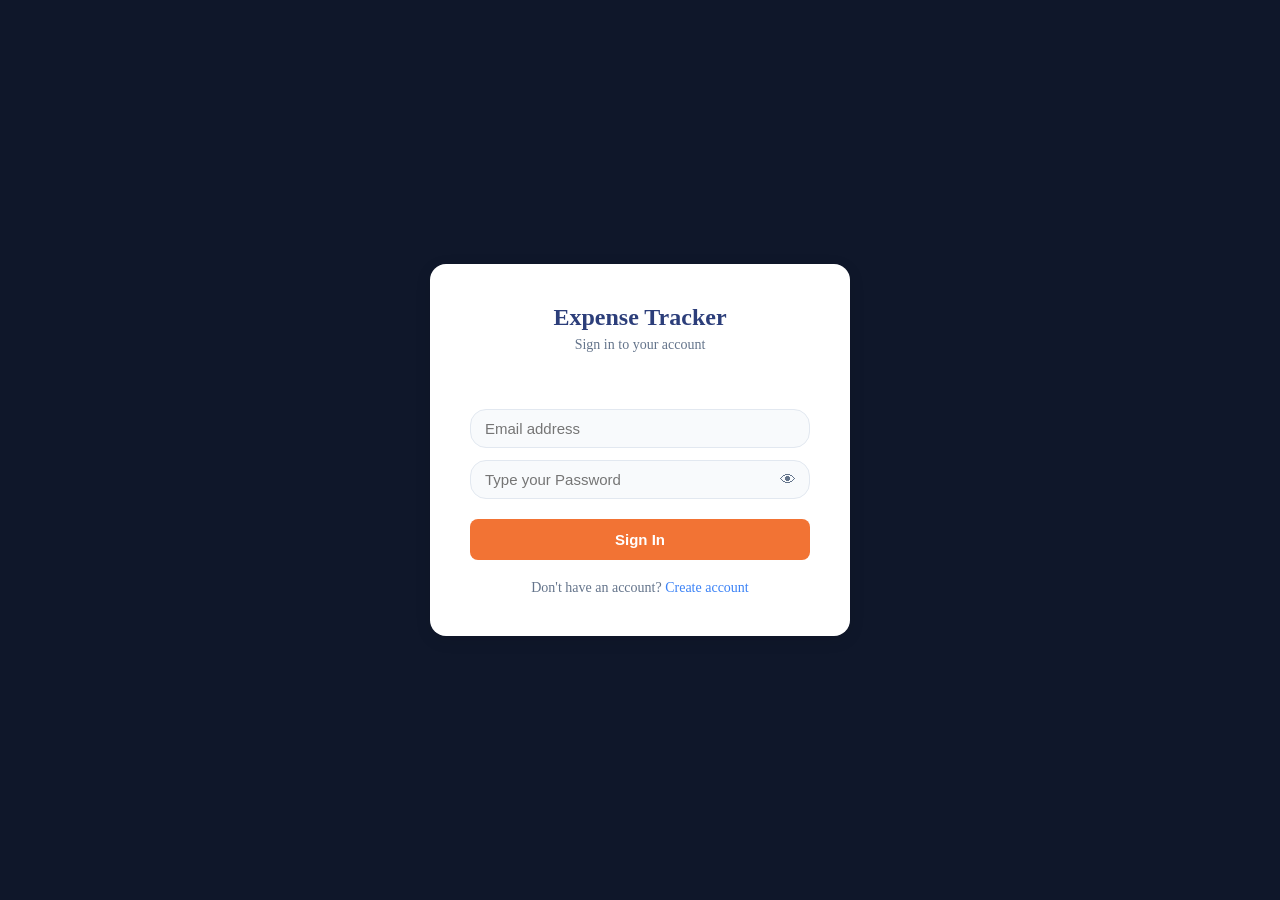
<file: admin.html>
<!DOCTYPE html>
<html lang="en">
<head>
    <meta charset="UTF-8">
    <meta name="viewport" content="width=device-width, initial-scale=1.0">
    <title>Admin Dashboard | Expense Tracker</title>
    <link rel="stylesheet" href="admin.css">
</head>
<body>
    <div id="message-box"></div>

    <div class="admin-layout">
        
        <aside class="sidebar">
            <div class="brand">
                <h2>Admin Panel</h2>
            </div>

            <nav class="side-nav">
                <a href="admin.html" class="active">Dashboard</a>
                <a href="index.html" >User App</a>
            </nav>

            <div class="sidebar-footer">
                <p id="admin-email">—</p>
                <button id="btn-logout" type="button">Logout</button>
            </div>
        </aside>

      
        <main class="content">
            <header class="content-header">
                <div>
                    <h1>Admin Dashboard</h1>
                    <p class="subtitle">Manage users and monitor system activity</p>
                </div>
            </header>

            
            <section class="stats-grid">
                <div class="stat-card">
                    <p class="stat-label">Total Users</p>
                    <h3 id="total-users">—</h3>
                </div>

                <div class="stat-card">
                    <p class="stat-label">Total Expenses</p>
                    <h3 id="total-expenses">—</h3>
                </div>

                <div class="stat-card">
                    <p class="stat-label">Total Amount</p>
                    <h3 id="total-amount">—</h3>
                </div>

                <div class="stat-card">
                    <p class="stat-label">Average Amount</p>
                    <h3 id="average-amount">—</h3>
                </div>
            </section>

            
            <section class="panel">
                <div class="panel-header">
                    <h2>Users</h2>
                </div>

                <div class="table-wrap">
                    <table>
                        <thead>
                            <tr>
                                <th>ID</th>
                                <th>Email</th>
                                <th>Role</th>
                                <th>Verified</th>
                                <th>Date_Created</th>
                                <th>User_Status</th>
                                <th>Action</th>
                            </tr>
                        </thead>
                        <tbody id="users-body"></tbody>
                    </table>
                </div>
            </section>
        </main>
    </div>

    <script src="admin.js"></script>
</body>
</html>
</file>
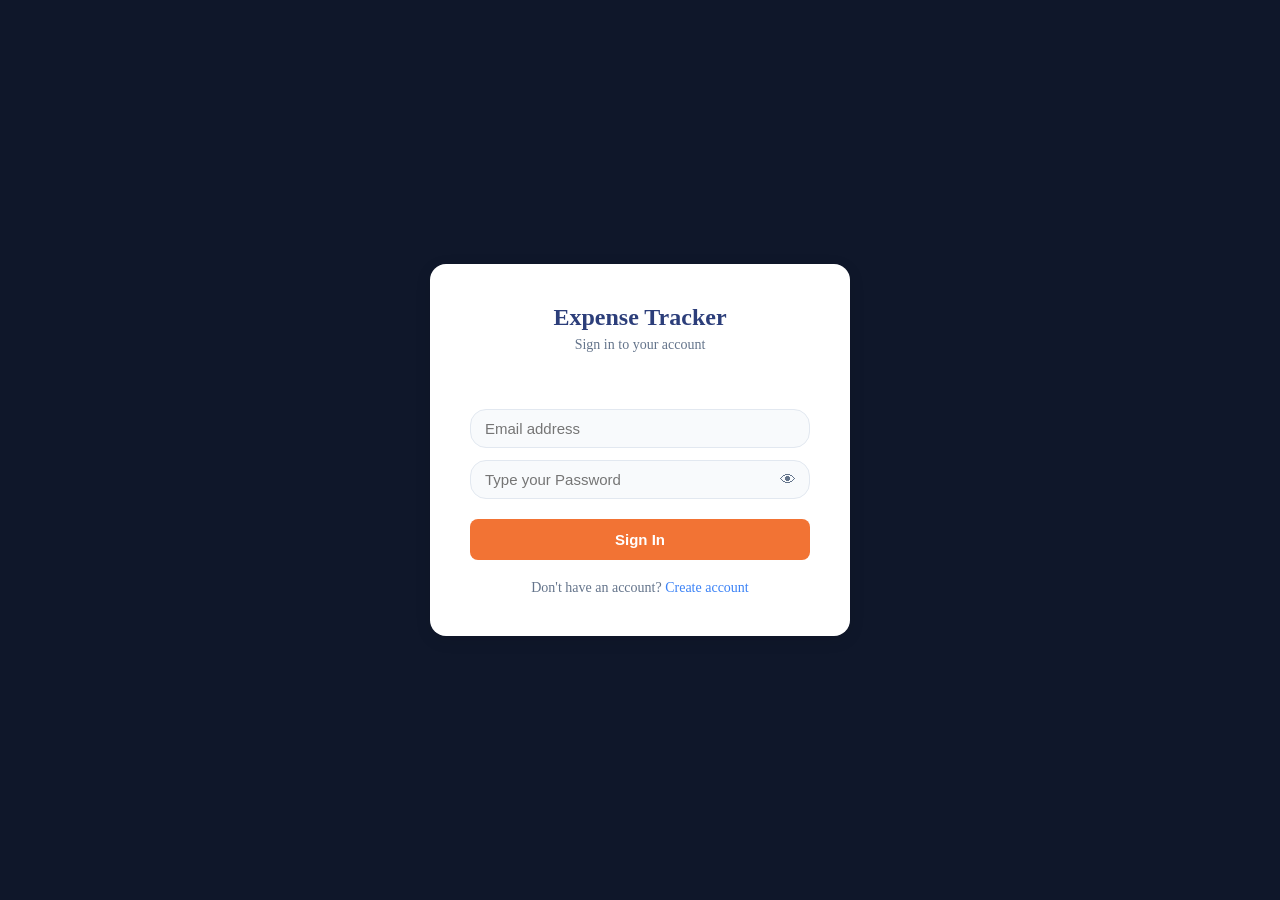
<file: login.html>
<!DOCTYPE html>
<html lang="en">
<head>
    <meta charset="UTF-8">
    <meta name="viewport" content="width=device-width, initial-scale=1.0">
    <title>Login | Expense Tracker</title>
    <link rel="stylesheet" href="style.css">
</head>

<body class="auth-page">

    <div class="auth-container">
        <div class="auth-card">

            <h1>Expense Tracker</h1>
            <p class="auth-subtitle">Sign in to your account</p>

            <div id="auth-message"></div>

            <div class="auth-form" id="login-form">
                <input type="email" id="email" placeholder="Email address" required>

                <div class="password-wrapper">
                    <input type="password" id="password" placeholder="Type your Password" required>
                    <span class="eye-icon" id="toggle-password">👁</span>
                </div>

                <button type="button" id="btn-login">Sign In</button>
            </div>

            

            <p class="auth-link" id="signup-link">
                Don't have an account?
                <a href="register.html">Create account</a>
            </p>

        </div>
    </div>

    <script src="auth.js"></script>
</body>
</html>
</file>
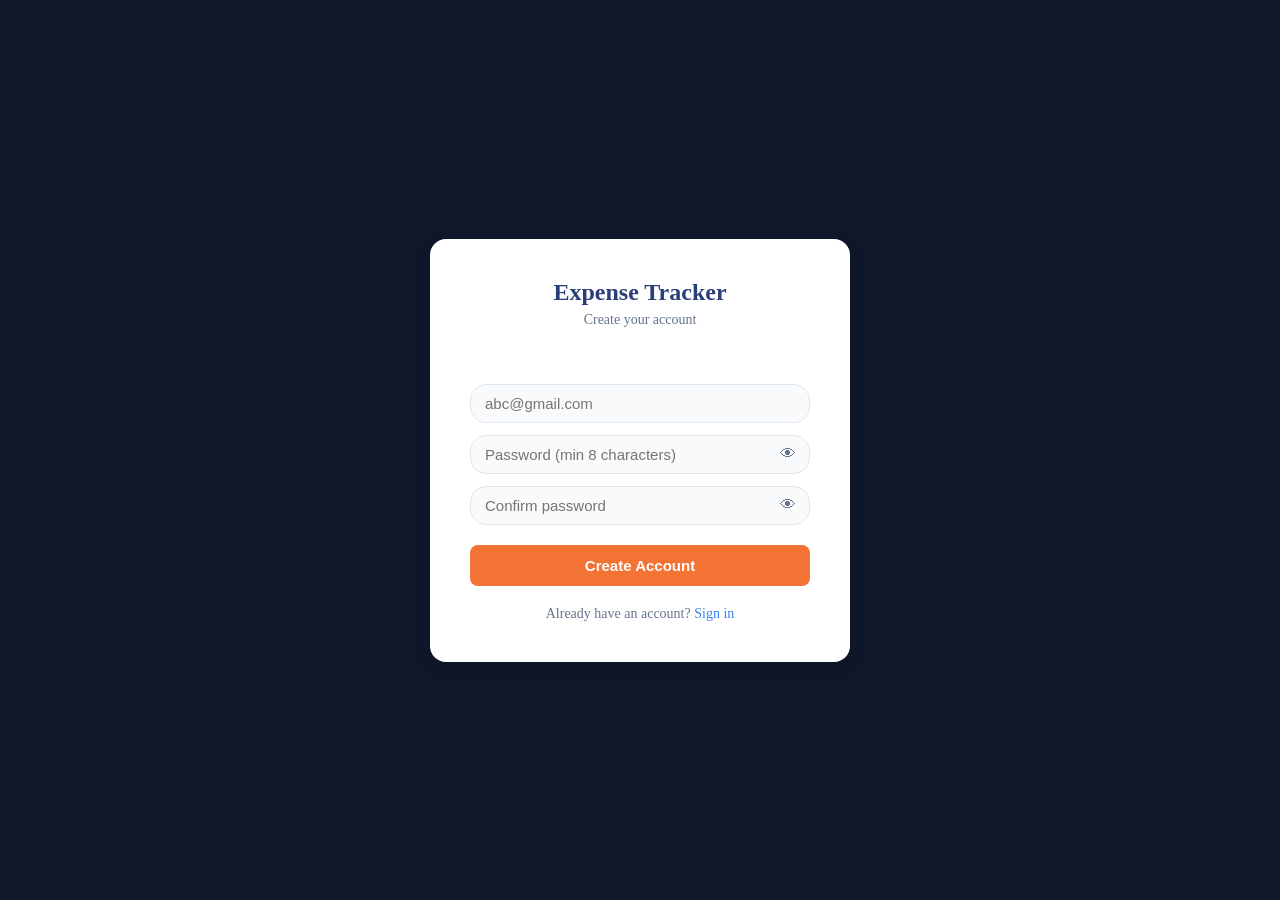
<file: register.html>
<!DOCTYPE html>
<html lang="en">
<head>
    <meta charset="UTF-8">
    <meta name="viewport" content="width=device-width, initial-scale=1.0">
    <title>Register | Expense Tracker</title>
    <link rel="stylesheet" href="style.css">
</head>

<body class="auth-page">

    <div class="auth-container">
        <div class="auth-card">

            <h1>Expense Tracker</h1>
            <p class="auth-subtitle">Create your account</p>

            <div id="auth-message"></div>

            <div class="auth-form" id="register-form">
                <input type="email" id="email" placeholder="abc@gmail.com" required>

                <div class="password-wrapper">
                    <input type="password" id="password" placeholder="Password (min 8 characters)" required>
                    <span class="eye-icon" id="toggle-password">👁</span>
                </div>

                <div class="password-wrapper">
                    <input type="password" id="confirm-password" placeholder="Confirm password" required>
                    <span class="eye-icon" id="toggle-confirm">👁</span>
                </div>

                <button type="button" id="btn-register">Create Account</button>
            </div>


            <p class="auth-link" id="signin-link">
                Already have an account?
                <a href="login.html">Sign in</a>
            </p>

        </div>
    </div>


    
    <script src="auth.js"></script>
</body>
</html>
</file>
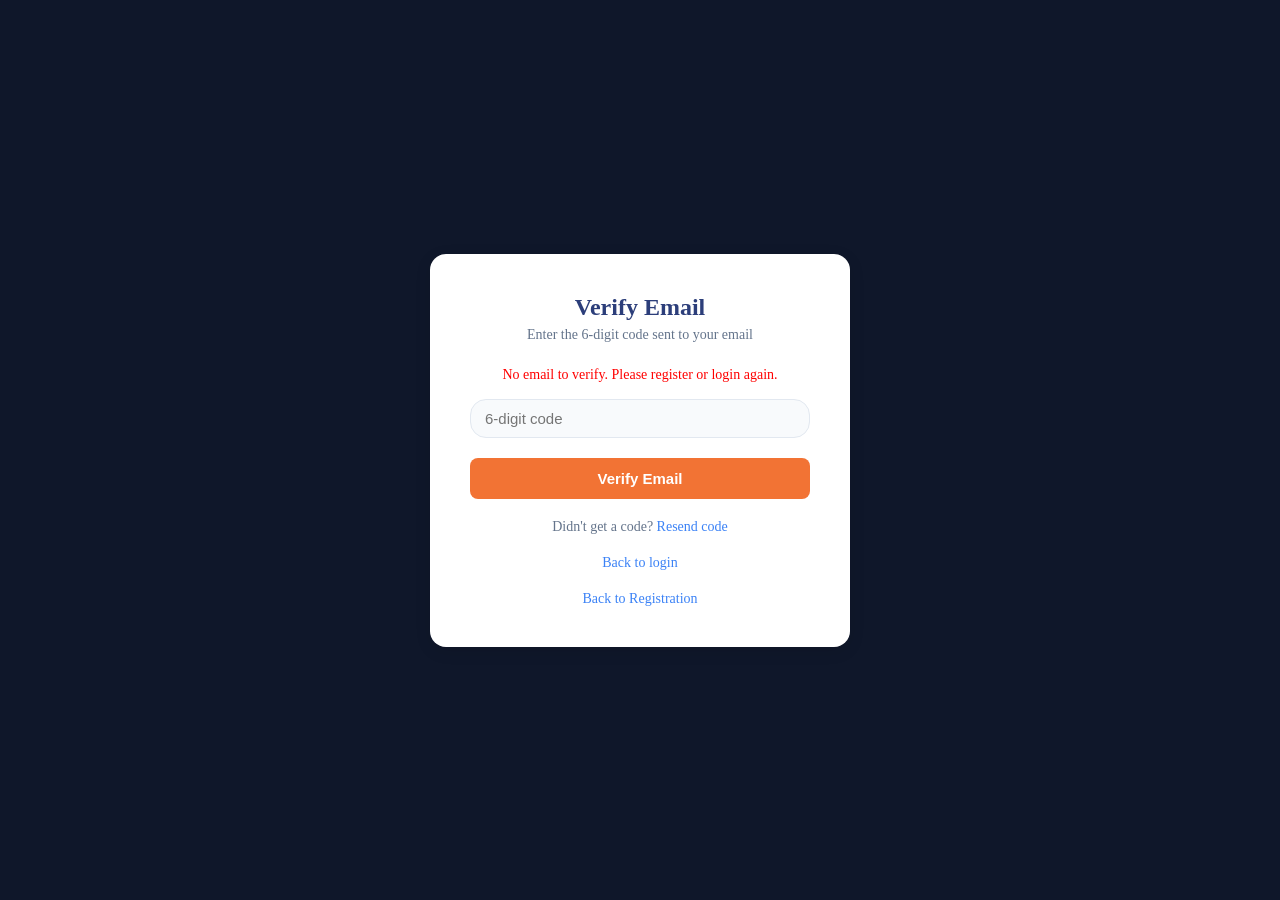
<file: verify.html>
<!DOCTYPE html>
<html lang="en">
<head>
    <meta charset="UTF-8">
    <meta name="viewport" content="width=device-width, initial-scale=1.0">
    <title>Verify Email | Expense Tracker</title>
    <link rel="stylesheet" href="style.css">
</head>
<body class="auth-page">

    <div class="auth-container">
        <div class="auth-card">
            <h1>Verify Email</h1>
            <p class="auth-subtitle" id="verify-subtitle">Enter the 6-digit code sent to your email</p>

            <div id="auth-message"></div>

            <div class="auth-form" id="otp-section">
                <input
                    type="text"
                    id="otp-input"
                    placeholder="6-digit code"
                    maxlength="6"
                    inputmode="numeric"
                    autocomplete="one-time-code"
                >

                <button type="button" id="btn-verify-otp">Verify Email</button>

                <p class="auth-link">
                    Didn't get a code?
                    <a href="#" id="btn-resend-otp">Resend code</a>
                </p>
            </div>

            <p class="auth-link">
                <a href="login.html">Back to login</a>
            </p>
            <p class="auth-link">
                <a href="register.html">Back to Registration</a>
            </p>
        </div>
    </div>

    <script src="verify.js"></script>
</body>
</html>
</file>
<file: admin.css>
* {
    margin: 0;
    padding: 0;
    box-sizing: border-box;
}

body {
    font-family: Inter, Arial, sans-serif;
    background: #0f172a;
    color: #e2e8f0;
    min-height: 100vh;
}

.admin-layout {
    display: grid;
    grid-template-columns: 240px 1fr;
    min-height: 100vh;
}



.sidebar {
    background: #111827;
    border-right: 1px solid #1f2937;
    padding: 24px 18px;
    display: flex;
    flex-direction: column;
}

.brand h2 {
    font-size: 20px;
    color: #f8fafc;
}

.brand p {
    margin-top: 4px;
    font-size: 12px;
    color: #94a3b8;
}

.side-nav {
    margin-top: 32px;
    display: flex;
    flex-direction: column;
    gap: 8px;
}

.side-nav a {
    text-decoration: none;
    color: #cbd5e1;
    padding: 10px 12px;
    border-radius: 10px;
    font-size: 14px;
}

.side-nav a:hover,
.side-nav a.active {
    background: #1e293b;
    color: #fff;
}

.sidebar-footer {
    margin-top: auto;
    padding-top: 20px;
    border-top: 1px solid #1f2937;
}

.sidebar-footer p {
    font-size: 13px;
    color: #94a3b8;
    margin-bottom: 10px;
    word-break: break-all;
}

.sidebar-footer button,
.btn-delete,.btn-deactivate,.btn-activate {
    border: none;
    border-radius: 10px;
    padding: 10px 14px;
    background: #ef4444;
    color: white;
    cursor: pointer;
    font-size: 13px;
    margin-right: 8px;
}

.sidebar-footer button:hover,.btn-delete:hover,.btn-deactivate:hover,.btn-activate:hover {
    background: #6b1111;
}


.content {
    padding: 28px;
}

.content-header h1 {
    font-size: 28px;
    color: #f8fafc;
}

.subtitle {
    margin-top: 6px;
    color: #94a3b8;
    font-size: 14px;
}


.stats-grid {
    margin-top: 24px;
    display: grid;
    grid-template-columns: repeat(4, 1fr);
    gap: 16px;
}

.stat-card {
    background: #111827;
    border: 1px solid #28371f;
    border-radius: 16px;
    padding: 18px;
}

.stat-label {
    color: #94a3b8;
    font-size: 13px;
    margin-bottom: 8px;
}

.stat-card h3 {
    font-size: 24px;
    color: #f8fafc;
}


.panel {
    margin-top: 28px;
    background: #111827;
    border: 1px solid #1f2937;
    border-radius: 16px;
    overflow: hidden;
}

.panel-header {
    padding: 16px 18px;
    border-bottom: 1px solid #1f2937;
}

.panel-header h2 {
    font-size: 18px;
    color: #f8fafc;
}

.table-wrap {
    overflow-x: auto;
}

table {
    width: 100%;
    border-collapse: collapse;
}

th, td {
    padding: 14px 16px;
    text-align: left;
    font-size: 14px;
    border-bottom: 1px solid #1f2937;
}

th {
    color: #94a3b8;
    font-weight: 600;
    background: #0b1220;
}

td {
    color: #e2e8f0;
}

tr:hover td {
    background: #0b1220;
}


#message-box {
    position: fixed;
    top: 16px;
    right: 16px;
    z-index: 50;
    display: none;
    background: #111827;
    border: 1px solid #334155;
    color: #e2e8f0;
    padding: 12px 14px;
    border-radius: 10px;
    min-width: 220px;
}


@media (max-width: 900px) {
    .admin-layout {
        grid-template-columns: 1fr;
    }

    .sidebar {
        border-right: none;
        border-bottom: 1px solid #1f2937;
    }

    .stats-grid {
        grid-template-columns: 1fr 1fr;
    }

    
.btn-delete,.btn-deactivate,.btn-activate{
margin-top: 5px;
}

}

@media (max-width: 600px) {
    .stats-grid {
        grid-template-columns: 1fr;
    }

    .content {
        padding: 16px;
    }

    .btn-delete,.btn-deactivate,.btn-activate{
    margin-top: 5px;
}
}
</file>
<file: style.css>
* {
    margin: 0;
    padding: 0;
    box-sizing: border-box;
}


body{
    background-color: #F5F7FA;
    color: #2C3E7A;
    padding: 30px 20px;
    font-family: 'Times New Roman', Times, serif;
    background: #0f172a;
}



h1{
    color: white;
    font-size: 28px;
    font-weight: 700;
    margin-bottom: 24px;
    
}

h2{
    flex: 1;
    text-align: center;
    color: white;
    font-size: 24px;
    font-weight: 800;
    margin-bottom: 16px;
}

h3 {
    font-size: 13px;
    font-weight: bold;
    margin-bottom: 6px;
    margin-top: 5px;
    text-transform: uppercase;
    letter-spacing: 0.5px;
    
}

.top{
    display: flex;
    align-items: center;
    gap: 20px;
    
}

.main{
    display: flex;
    flex-direction: row;
    

}


input{
    display: block;
    width: 100%;
    padding: 10px 14px;
    margin-top: 12px;
    border: 1.5px solid #E2E8F0;
    border-radius: 1rem;
    font-size: 15px;
    font-family: 'Inter', sans-serif;
    color: #1E293B;
    background-color: #F8FAFC;
    outline: none;
    transition: border-color 0.2s;
}

input:focus {
    border-color: #3B82F6;
    background-color: #FFFFFF;
}


input[readonly] {
    background-color: #F1F5F9;
    color: #94A3B8;
    cursor: not-allowed;
}



button {
    border-radius: 1rem;
    padding: 10px 20px;
    font-size: 14px;
    font-weight: 500;
    color: white;
    font-family: 'Inter', sans-serif;
    border: none;
    cursor: pointer;
    transition: background-color 0.2s, transform 0.1s;
    background-color: rgb(34, 27, 40);
}


button:hover {
    transform: translateY(-1px);
}

button:active {
    transform: translateY(0);
}

button:hover{
    cursor: pointer;
    background-color: rgb(81, 76, 76);

    
}

#expense-form button[type="submit"] {
   background-color: #2C3E7A;
    color: white;
    width: 70%;
    margin-top: 16px;
    padding: 12px;
    font-size: 15px;}


#expense-form button[type="submit"]:hover {
    background-color: #3B82F6;
}

#expense-form{
    background-color: #FFFFFF;
    border-radius: 16px;
    padding: 24px;
    width: 380px;
    margin-right: 30px;
    box-shadow: 0 2px 8px rgba(0, 0, 0, 0.08);

    
}

.add-btn{
   
    margin-top: 10px;
    margin-left: 50px;
   
}



.card{
    
    background-color: #EFF6FF;
    border-radius: 1rem;
    padding: 14px;
    border-left: 4px solid #3B82F6;
    min-height: 90px;

}

.card p {
    font-size: 18px;
    font-weight: 700;
    color: #2C3E7A;
    margin-top: 20px;
    text-align: center;
   
}


#dashboard{
    

    background-color: #FFFFFF;
    border-radius: 16px;
    padding: 20px;
    display: grid;
    grid-template-columns: repeat(3, 1fr);
    gap: 12px;
    box-shadow: 0 2px 8px rgba(0, 0, 0, 0.08);
    width: 650px;
    
}

.summary-card{
    background-color:white;
    max-width: 200px;
    width: 400px;
    border-radius: 1rem;
    margin-right: 50px;
    padding-left: 15px;
    border-left: 4px solid #3B82F6;
    border-right: 4px solid #3B82F6;
    max-height: 400px;
    /* overflow-y: auto; */
    font-size: 20px;

}

#expense-table{
    width: 100%;
    border-collapse: collapse;
    background-color: #FFFFFF;
    border-radius: 16px;
    overflow: hidden;
    box-shadow: 0 2px 8px rgba(0, 0, 0, 0.08);
    margin-top: 10px;

}

th {
    background-color: #2C3E7A;
    color: #FFFFFF;
    padding: 14px 16px;
    text-align: left;
    font-size: 13px;
    font-weight: 600;
    letter-spacing: 0.5px;
    text-transform: uppercase;
}

tr:last-child td {
    border-bottom: none;
}

tr:hover td {
    background-color: #EFF6FF;
}


td {
    padding: 12px 16px;
    font-size: 14px;
    border-bottom: 1px solid #F1F5F9;
    color: #1E293B;
    text-align: left;
}

#expense-body{
    
    justify-content: center;
}



.btn-update {
    background-color: #3B82F6;
    color: white;
    width: 90px;
    margin-right: 6px;
}

.btn-update:hover {
    background-color: #2563EB;
}

.btn-delete {
    background-color: #DC2626;
    color: white;
    width: 90px;
}

.btn-delete:hover {
    background-color: #B91C1C;
}

.hidden{
    display: none;
}


.search-btn,
.filter-btn {
    background-color: #2C3E7A;
    color: white;
    width: 100px;
    margin-left: 8px;

}

.search-btn:hover,
.filter-btn:hover {
    background-color: #3B82F6;
}

.reset-btn {
    background-color: #2C3E7A;
    color: white;
    width: 200px;
    margin-left: 80px;
}

.reset-btn:hover {
    background-color: #3B82F6;
}


#btn-confirm-update {
    background-color: #16A34A;
    color: white;
    margin-top: 12px;
    margin-right: 8px;
}

#btn-confirm-update:hover {
    background-color: #15803D;
}

#btn-cancel-update {
    background-color: #64748B;
    color: white;
    margin-top: 12px;
}

#btn-cancel-update:hover {
    background-color: #475569;
}



#message-box {
    position: fixed;
    top: 20px;
    right: 20px;
    z-index: 9999;
    padding: 14px 20px;
    border-radius: 10px;
    font-size: 20px;
    font-weight: 500;
    min-width: 250px;
    max-width: 350px;
    box-shadow: 0 4px 12px rgba(0, 0, 0, 0.15);
    display: none;
    transition: opacity 0.3s ease;
}


#update-section {
    background-color: #FFFFFF;
    border-radius: 16px;
    padding: 20px;
    margin-bottom: 20px;
    box-shadow: 0 2px 8px rgba(0, 0, 0, 0.08);
    border-left: 4px solid #3B82F6;
    max-width: 500px;
}

#update-section h3 {
    color: #2C3E7A;
    font-size: 16px;
    font-weight: 600;
    margin-bottom: 4px;
    text-transform: none;
    letter-spacing: 0;
}


#search-box {
    display: flex;
    align-items: center;
    flex-wrap: wrap;
    gap: 4px;
    margin-bottom: 20px;
    background-color: #FFFFFF;
    padding: 16px;
    border-radius: 12px;
    box-shadow: 0 2px 8px rgba(0, 0, 0, 0.08);
}


#search-box input {
    margin-top: 0;
    width: 220px;
    flex-shrink: 0;
}


.amount {
    font-weight: 600;
    color: #2C3E7A;
}

#charts-section {
    margin-top: 30px;
    margin-bottom: 30px;
    background-color: #FFFFFF;
    border-radius: 16px;
    padding: 24px;
    box-shadow: 0 2px 8px rgba(0, 0, 0, 0.08);
}

#charts-section h2 {
    color: #2C3E7A;
    margin-bottom: 20px;
    text-align: left;
}

.charts-grid {
    display: grid;
    grid-template-columns: repeat(3, 1fr);
    gap: 20px;
    width: 100%;
}

.chart-card {
    background-color: #F8FAFC;
    border-radius: 12px;
    padding: 16px;
    border: 1px solid #E2E8F0;
    width: 100%;
    height: 300px;              
    position: relative;        
    overflow: hidden;
}

.chart-card h3 {
    color: #2C3E7A;
    font-size: 13px;
    font-weight: 600;
    margin-bottom: 12px;
    text-transform: uppercase;
    letter-spacing: 0.5px;
}

.chart-card canvas {
    position: absolute;         
    top: 45px;                 
    left: 0;
    width: 100% !important;
    height: calc(100% - 45px) !important;
}

.chart-card:nth-child(2) {
    height: 350px;
    display: flex;
    flex-direction: column;
    align-items: center;
}

.chart-card:nth-child(2) canvas {
    position: relative;
    top: 0;
    left: 0;
    width: 280px;
    height: 280px;
}

/* /*AUTH PAGES  */
.auth-page {
    display: flex;
    justify-content: center;
    align-items: center;
    min-height: 100vh;
    background-color: #0f172a;
    padding: 20px;
}

.auth-container {
    width: 100%;
    max-width: 420px;
}

.auth-card {
    background-color: #FFFFFF;
    border-radius: 16px;
    padding: 40px;
    box-shadow: 0 4px 16px rgba(0, 0, 0, 0.1);
}

.auth-card h1 {
    color: #2C3E7A;
    font-size: 24px;
    text-align: center;
    margin-bottom: 6px;
}

.auth-subtitle {
    color: #64748B;
    text-align: center;
    font-size: 14px;
    margin-bottom: 24px;
}

.auth-form input {
    display: block;
    width: 100%;
    margin-top: 12px;
}

.auth-form button {
    width: 100%;
    margin-top: 20px;
    padding: 12px;
    background-color: #f27334;
    color: white;
    font-size: 15px;
    font-weight: 600;
    border-radius: 8px;
}

.auth-form button:hover {
    background-color: #3B82F6;
}

.auth-link {
    text-align: center;
    margin-top: 20px;
    font-size: 14px;
    color: #64748B;
}

.auth-link a {
    color: #3B82F6;
    text-decoration: none;
    font-weight: 500;
}

.auth-link a:hover {
    text-decoration: underline;
}

#auth-message {
    font-size: 14px;
    font-weight: 500;
    min-height: 20px;
    text-align: center;
    margin-bottom: 12px;
}


.user-info {
    display: flex;
    align-items: center;
    gap: 12px;
}

#user-email {
    font-size: 14px;
    color: white;
}

#btn-logout {
    background-color: #DC2626;
    color: white;
    width: auto;
    padding: 8px 16px;
    font-size: 13px;
}

#admin-link{
    background-color: #DC2626;
    color: white;
    width: auto;
    padding: 8px 16px;
    font-size: 13px;
    text-decoration: none;
    border-radius: 1rem;
}

#btn-logout,.admin-link:hover {
    background-color: #B91C1C;
}


.password-wrapper {
    position: relative;
    width: 100%;
    margin-top: 12px;
}

.password-wrapper input {
    width: 100%;
    margin-top: 0;
    padding-right: 44px;
}

.eye-icon {
    position: absolute;
    right: 14px;
    top: 50%;
    transform: translateY(-50%);
    cursor: pointer;
    font-size: 16px;
    color: #64748B;
    user-select: none;
}

.eye-icon:hover {
    color: #2C3E7A;
}
</file>
